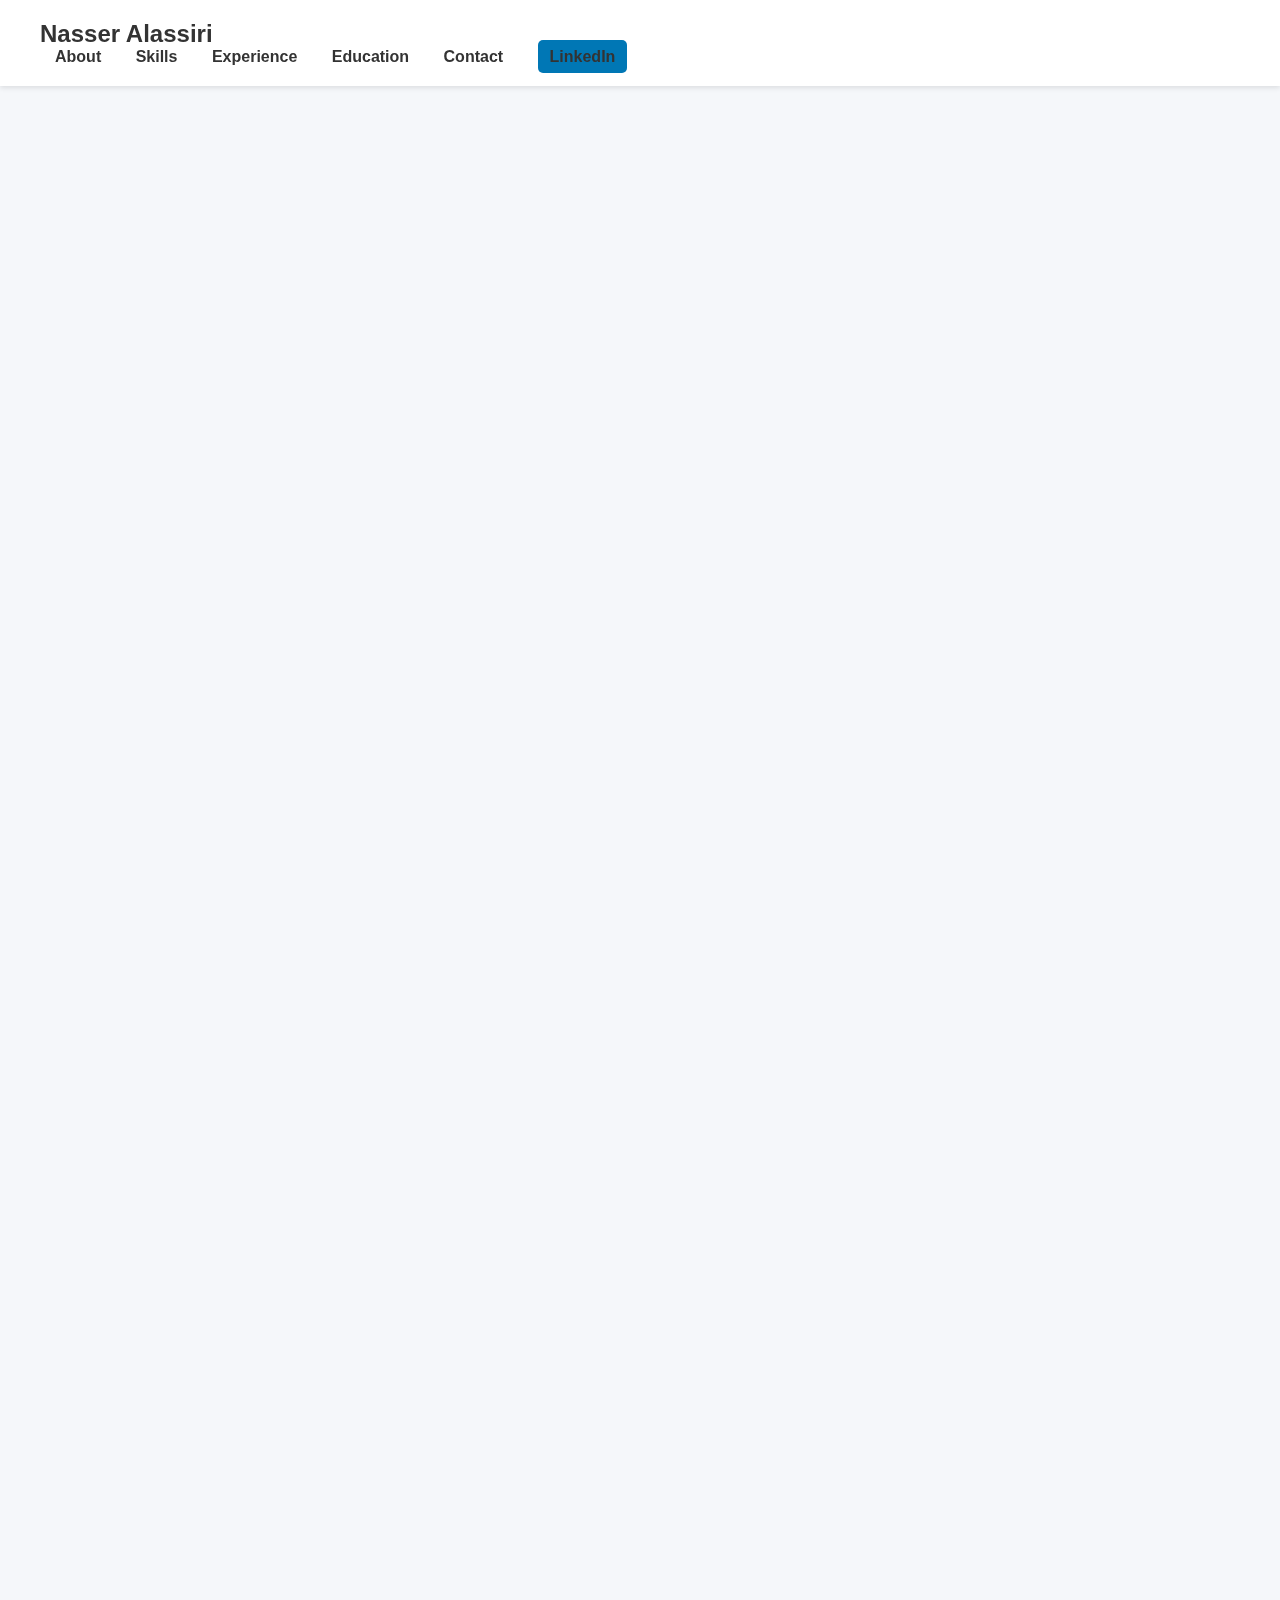
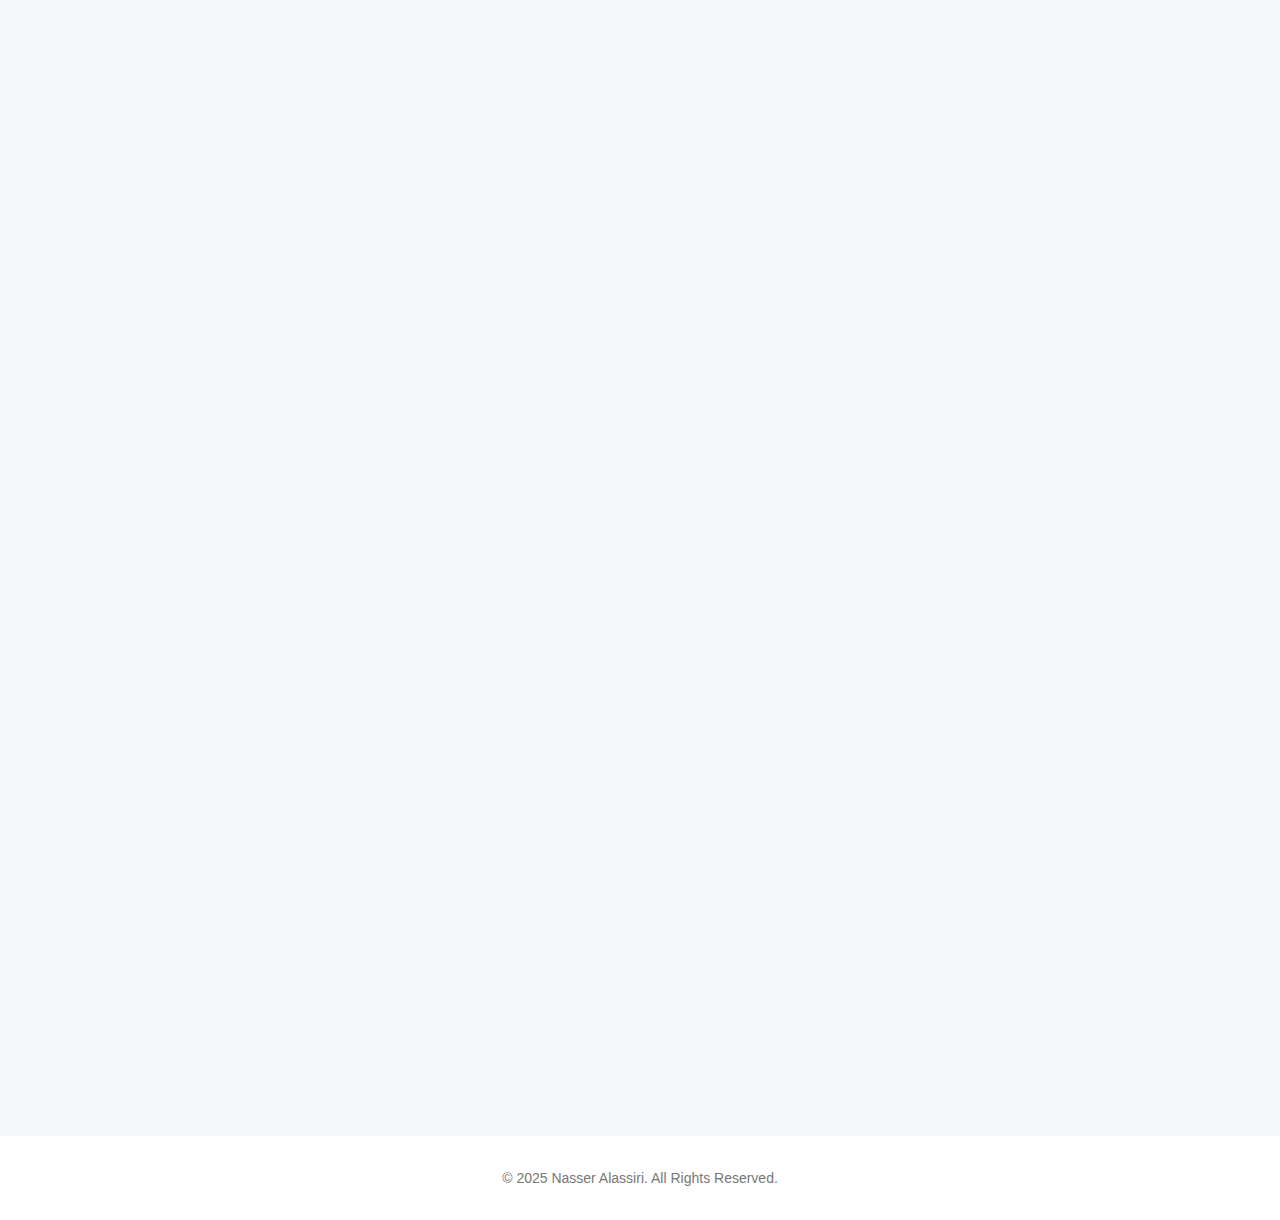
<file: index.html>
<!DOCTYPE html>
<html lang="en">
<head>
  <meta charset="UTF-8">
  <meta name="viewport" content="width=device-width, initial-scale=1.0">
  <title>Nasser Alassiri | Portfolio</title>
  <link rel="stylesheet" href="style.css">
  <script src="https://cdnjs.cloudflare.com/ajax/libs/gsap/3.9.1/gsap.min.js"></script>
</head>
<body>
  <header>
    <nav>
      <div class="logo">Nasser Alassiri</div>
      <div class="nav-links">
        <a href="#about">About</a>
        <a href="#skills">Skills</a>
        <a href="#experience">Experience</a>
        <a href="#education">Education</a>
        <a href="#contact">Contact</a>
        <a href="https://www.linkedin.com/in/nasser-alassiri-458533252/" class="download-btn" target="_blank">LinkedIn</a>
      </div>
    </nav>
  </header>

  <section class="hero">
    <div class="hero-content">
      <h1>Nasser Alassiri</h1>
      <p class="subtitle">Cybersecurity Student | Computer Science Graduate</p>
      <div class="college-logos">
        <img src="assets/AEC2.png" alt="Arab East Colleges" class="college-logo">
        <img src="assets/ksu2.png" alt="King Saud University" class="college-logo">
      </div>
    </div>
  </section>

  <section id="about" class="about">
    <div class="card">
      <h2>About Me</h2>
      <p>I'm a passionate cybersecurity student currently pursuing my Bachelor's Degree at Arab East Colleges. I also hold an Intermediate Diploma in Computer Science from King Saud University. I have hands-on experience in IT infrastructure from my training at Al Rajhi Bank.</p>
    </div>
  </section>

  <section id="skills" class="skills">
    <h2>Skills</h2>
    <div class="skills-grid">
      <div>HTML</div>
      <div>CSS</div>
      <div>PHP</div>
      <div>Computer Networks</div>
      <div>Programming</div>
      <div>Hardware Maintenance</div>
      <div>PC Expert</div>
      <div>Rapid Learning</div>
      <div>Work Under Pressure</div>
    </div>
  </section>

  <section id="experience" class="experience">
    <div class="card">
      <h2>Experience</h2>
      <div class="experience-card">
        <h3>Trainee - Al Rajhi Bank (Aug 2023 - Dec 2023)</h3>
        <ul>
          <li>IT Infrastructure Management</li>
          <li>System and Application Performance Analysis</li>
          <li>Data Center Infrastructure and VMware Zoning</li>
        </ul>
      </div>
      <div class="experience-card">
        <img src="assets/rajhi.png" alt="Al Rajhi Bank" class="college-logo">
      </div>
    </div>
  </section>

  <section id="education" class="education">
    <div class="card">
      <h2>Education</h2>
      <div class="education-item">
        <img src="assets/AEC2.png" alt="Arab East Colleges" class="edu-logo">
        <h3>Arab East Colleges</h3>
        <p>Bachelor's Degree (Cybersecurity) | 2024 - Present</p>
      </div>
      <div class="education-item">
        <img src="assets/ksu2.png" alt="King Saud University" class="edu-logo">
        <h3>King Saud University</h3>
        <p>Intermediate Diploma (Computer Science) | 2022 - 2024</p>
      </div>
    </div>
  </section>

  <section id="languages" class="languages">
    <div class="small-card">
      <h2>Languages</h2>
      <div class="skills-grid">
        <div>Arabic</div>
        <div>English</div>
      </div>
    </div>
  </section>

  <section id="contact" class="contact">
    <h2>Contact</h2>
    <p>Email: <a href="mailto:Noyalqq@gmail.com">Noyalqq@gmail.com</a></p>
    <p>Phone: 055019####</p>
    <p>Location: Riyadh, Saudi Arabia</p>
  </section>

  <footer>
    <p>© 2025 Nasser Alassiri. All Rights Reserved.</p>
  </footer>

  <script src="script.js"></script>
</body>
</html>
</file>
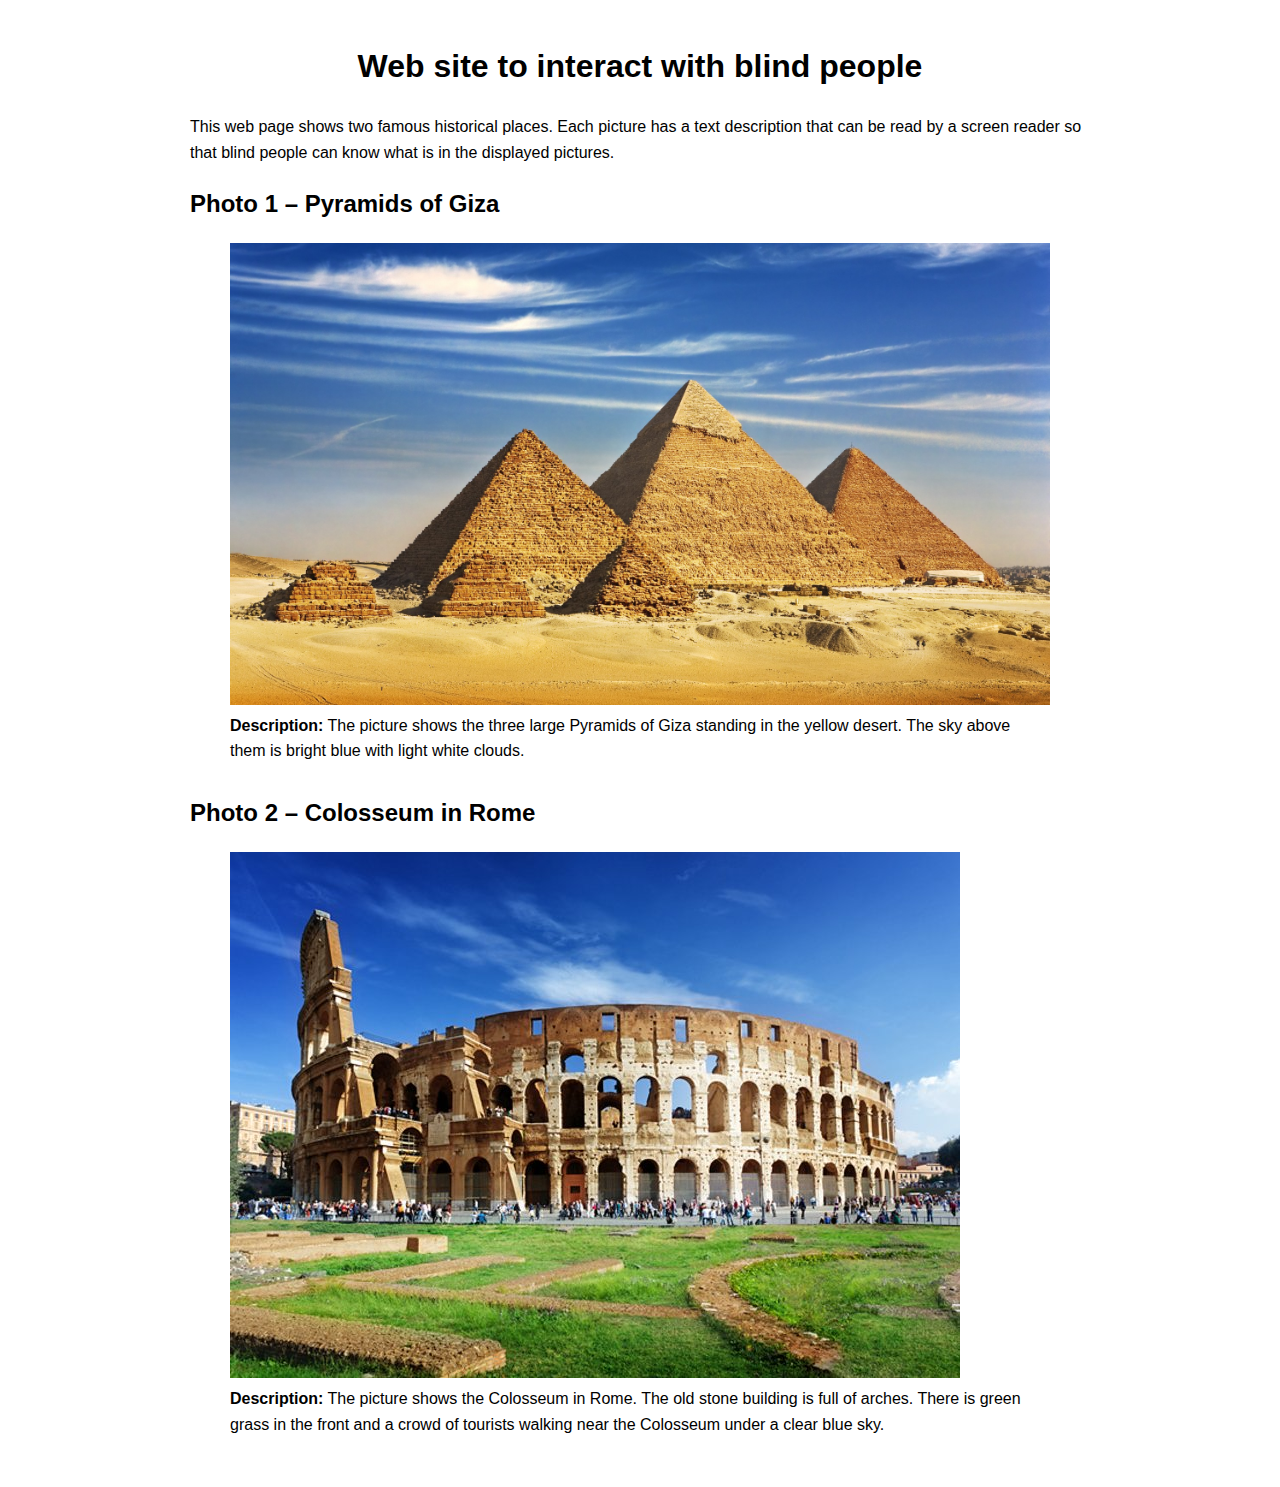
<file: blind/index.html>
<!DOCTYPE html>
<html lang="en">
<head>
    <meta charset="UTF-8">
    <title>Web site to interact with blind people</title>
    <style>
        body {
            font-family: Arial, sans-serif;
            line-height: 1.6;
            max-width: 900px;
            margin: 0 auto;
            padding: 20px;
        }
        h1 {
            text-align: center;
        }
        figure {
            margin-bottom: 30px;
        }
        img {
            max-width: 100%;
            height: auto;
            display: block;
            margin-bottom: 8px;
        }
        .desc-label {
            font-weight: bold;
        }
    </style>
</head>
<body>
    <h1>Web site to interact with blind people</h1>

    <p>
        This web page shows two famous historical places. Each picture has a text
        description that can be read by a screen reader so that blind people can
        know what is in the displayed pictures.
    </p>

    <!-- Photo 1: Pyramids -->
    <h2>Photo 1 – Pyramids of Giza</h2>
    <figure>
        <img src="Pyramids.jpg"
             alt="A wide view of the three large Pyramids of Giza in the Egyptian desert under a bright blue sky with thin white clouds.">
        <figcaption>
            <span class="desc-label">Description:</span>
            The picture shows the three large Pyramids of Giza standing in the
            yellow desert. The sky above them is bright blue with light white
            clouds.
        </figcaption>
    </figure>

    <!-- Photo 2: Colosseum -->
    <h2>Photo 2 – Colosseum in Rome</h2>
    <figure>
        <img src="colsseum.jpg"
             alt="The Colosseum in Rome on a sunny day, with many arches, green grass in the front, and a crowd of tourists walking near the building.">
        <figcaption>
            <span class="desc-label">Description:</span>
            The picture shows the Colosseum in Rome. The old stone building is
            full of arches. There is green grass in the front and a crowd of
            tourists walking near the Colosseum under a clear blue sky.
        </figcaption>
    </figure>
</body>
</html>
</file>
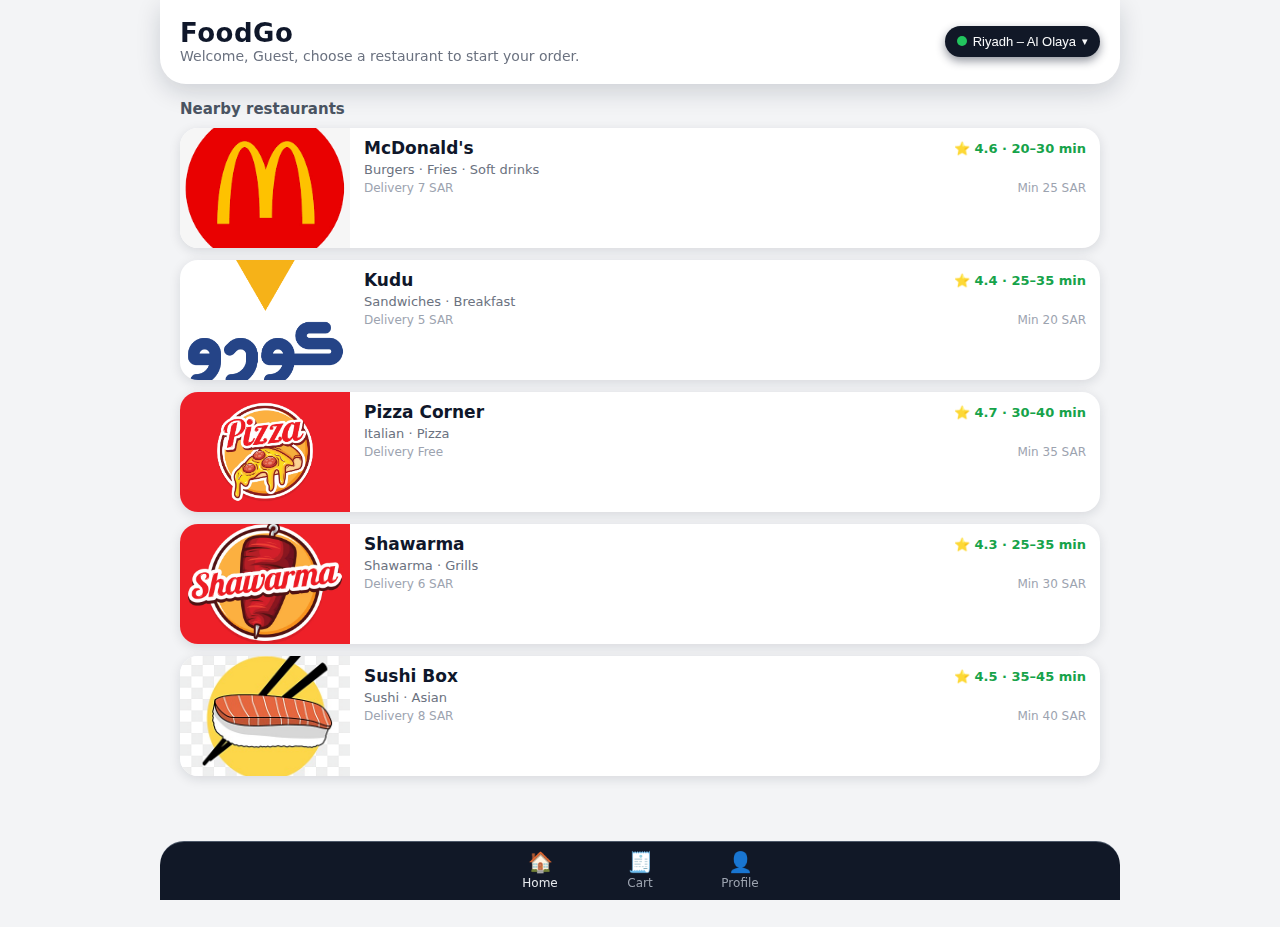
<file: foodgo/index.html>
<!DOCTYPE html>
<html lang="en">
<head>
  <meta charset="UTF-8" />
  <meta name="viewport" content="width=device-width, initial-scale=1.0" />
  <title>FoodGo – Home</title>
  <link rel="stylesheet" href="style.css" />
</head>
<body>
<div class="shell">
  <header>
    <div class="app-title-row">
      <div>
        <div class="app-title">FoodGo</div>
        <div class="subtitle">
          <span id="greetingName">Welcome</span>, choose a restaurant to start your order.
        </div>
      </div>
      <button class="location-pill" id="locationPill">
        <span class="location-dot"></span>
        <span id="locationText">Riyadh – Al Olaya</span>
        <span style="font-size:11px;">▾</span>
      </button>
    </div>
  </header>

  <main class="content">
    <div class="section-label">Nearby restaurants</div>

    <article class="card home-card" onclick="openRestaurant('mcd')">
      <img src="images/mac.png" alt="McDonald's">
      <div class="card-body">
        <div class="card-row">
          <div class="card-name">McDonald's</div>
          <div class="card-rating">⭐ 4.6 · 20–30 min</div>
        </div>
        <div class="card-tags">Burgers · Fries · Soft drinks</div>
        <div class="card-meta">
          <span>Delivery 7 SAR</span>
          <span>Min 25 SAR</span>
        </div>
      </div>
    </article>

    <article class="card home-card" onclick="openRestaurant('kudu')">
      <img src="images/kudu.png" alt="Kudu">
      <div class="card-body">
        <div class="card-row">
          <div class="card-name">Kudu</div>
          <div class="card-rating">⭐ 4.4 · 25–35 min</div>
        </div>
        <div class="card-tags">Sandwiches · Breakfast</div>
        <div class="card-meta">
          <span>Delivery 5 SAR</span>
          <span>Min 20 SAR</span>
        </div>
      </div>
    </article>

    <article class="card home-card" onclick="openRestaurant('pizza')">
      <img src="images/pizza.png" alt="Pizza Corner">
      <div class="card-body">
        <div class="card-row">
          <div class="card-name">Pizza Corner</div>
          <div class="card-rating">⭐ 4.7 · 30–40 min</div>
        </div>
        <div class="card-tags">Italian · Pizza</div>
        <div class="card-meta">
          <span>Delivery Free</span>
          <span>Min 35 SAR</span>
        </div>
      </div>
    </article>

    <article class="card home-card" onclick="openRestaurant('shawarma')">
      <img src="images/shawarma.png" alt="Shawarma">
      <div class="card-body">
        <div class="card-row">
          <div class="card-name">Shawarma</div>
          <div class="card-rating">⭐ 4.3 · 25–35 min</div>
        </div>
        <div class="card-tags">Shawarma · Grills</div>
        <div class="card-meta">
          <span>Delivery 6 SAR</span>
          <span>Min 30 SAR</span>
        </div>
      </div>
    </article>

    <article class="card home-card" onclick="openRestaurant('sushi')">
      <img src="images/sushi.png" alt="Sushi Box">
      <div class="card-body">
        <div class="card-row">
          <div class="card-name">Sushi Box</div>
          <div class="card-rating">⭐ 4.5 · 35–45 min</div>
        </div>
        <div class="card-tags">Sushi · Asian</div>
        <div class="card-meta">
          <span>Delivery 8 SAR</span>
          <span>Min 40 SAR</span>
        </div>
      </div>
    </article>
  </main>

  <nav class="tab-bar">
    <div class="tab active" onclick="go('index.html')">
      <span>🏠</span>Home
    </div>
    <div class="tab" onclick="go('cart.html')">
      <span>🧾</span>Cart
    </div>
    <div class="tab" onclick="go('profile.html')">
      <span>👤</span>Profile
    </div>
  </nav>
</div>

<script>
  const pill=document.getElementById("locationPill");
  const text=document.getElementById("locationText");
  const greeting=document.getElementById("greetingName");
  const savedLoc=localStorage.getItem("foodgoLocation")||"Riyadh – Al Olaya";
  const savedName=localStorage.getItem("foodgoName")||"Guest";
  text.textContent=savedLoc;
  greeting.textContent="Welcome, "+savedName;
  pill.addEventListener("click",()=>{
    const v=prompt("Where should we deliver?",text.textContent);
    if(v){text.textContent=v;localStorage.setItem("foodgoLocation",v);}
  });
  function go(p){window.location.href=p;}
  function openRestaurant(id){
    localStorage.setItem("foodgoRestaurantId",id);
    window.location.href="restaurant.html";
  }
</script>
</body>
</html>
</file>
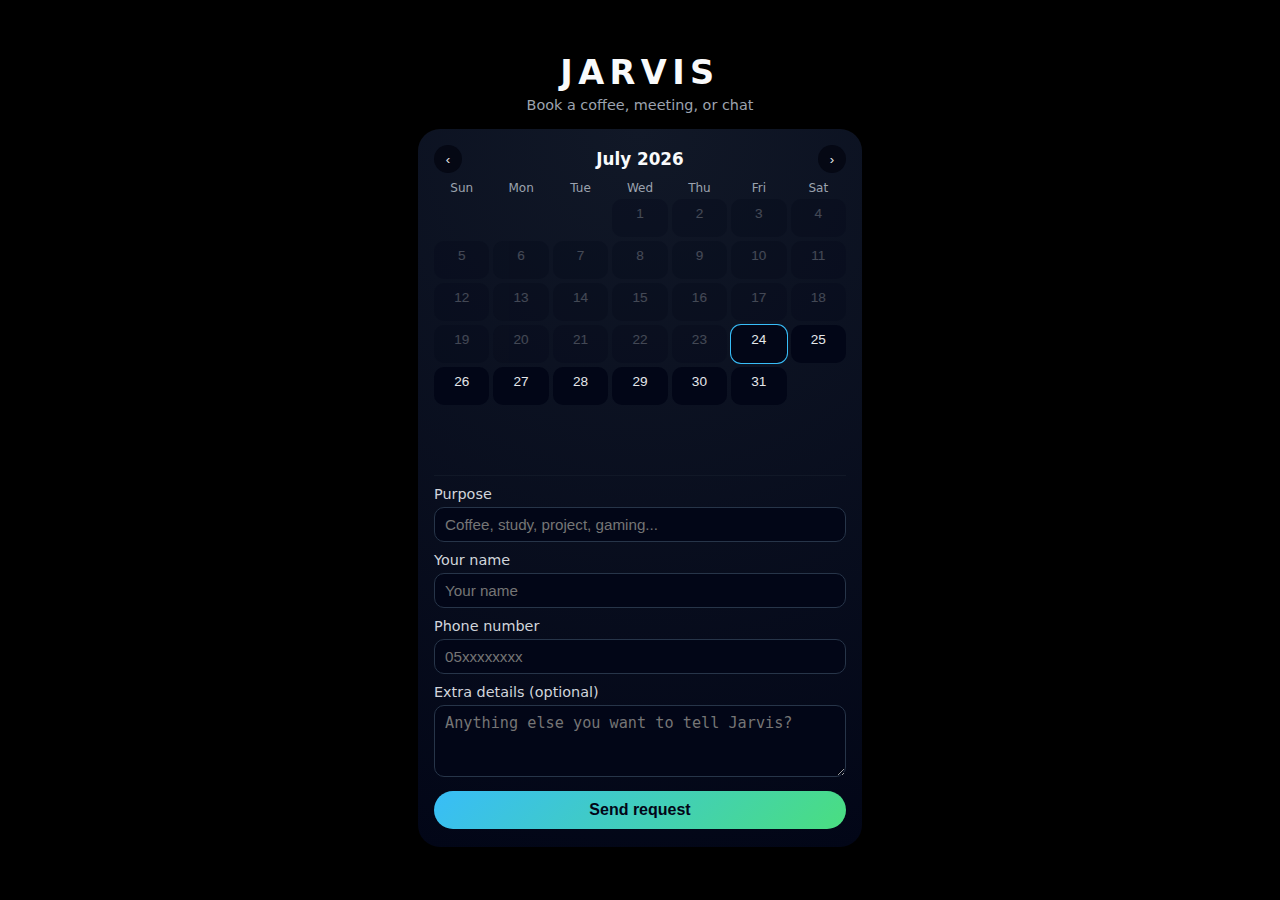
<file: Jarvis/index.html>
<!DOCTYPE html>
<html lang="en">
<head>
  <meta charset="UTF-8" />
  <title>Jarvis – Book a Time</title>
  <link rel="stylesheet" href="style.css" />
</head>
<body>
  <div class="page">
    <header class="header">
      <h1>JARVIS</h1>
      <p>Book a coffee, meeting, or chat</p>
    </header>

    <main class="card">
      <div class="calendar">
        <div class="calendar-header">
          <button id="prev-month" class="nav-btn" type="button">&#8249;</button>
          <div id="month-label"></div>
          <button id="next-month" class="nav-btn" type="button">&#8250;</button>
        </div>

        <div class="calendar-weekdays">
          <span>Sun</span>
          <span>Mon</span>
          <span>Tue</span>
          <span>Wed</span>
          <span>Thu</span>
          <span>Fri</span>
          <span>Sat</span>
        </div>

        <div id="calendar-rows" class="calendar-rows">
          <div id="time-panel" class="time-panel">
            <div class="time-panel-header">
              <span id="selected-date-text" class="selected-date-label">Pick a day</span>
              <span id="selected-time-text" class="selected-time-label"></span>
            </div>
            <div id="time-slots" class="time-slots"></div>
          </div>
        </div>
      </div>

      <form
        id="request-form"
        class="request"
        action="https://formsubmit.co/noyalxx@gmail.com"
        method="POST"
      >
        <input type="hidden" name="_subject" value="New Jarvis meeting request" />
        <input type="hidden" name="_next" value="https://nasseralassiri.me/Jarvis/sent.html" />
        <input type="hidden" name="day" id="day-field" />
        <input type="hidden" name="time" id="time-field" />

        <div class="field">
          <label for="purpose">Purpose</label>
          <input
            id="purpose"
            name="purpose"
            type="text"
            placeholder="Coffee, study, project, gaming..."
            required
          />
        </div>

        <div class="field">
          <label for="name">Your name</label>
          <input
            id="name"
            name="name"
            type="text"
            placeholder="Your name"
            required
          />
        </div>

        <div class="field">
          <label for="phone">Phone number</label>
          <input
            id="phone"
            name="phone"
            type="tel"
            placeholder="05xxxxxxxx"
            required
          />
        </div>

        <div class="field">
          <label for="details">Extra details (optional)</label>
          <textarea
            id="details"
            name="details"
            rows="3"
            placeholder="Anything else you want to tell Jarvis?"
          ></textarea>
        </div>

        <button type="submit" class="btn">Send request</button>
      </form>
    </main>
  </div>

  <script src="script.js"></script>
</body>
</html>
</file>
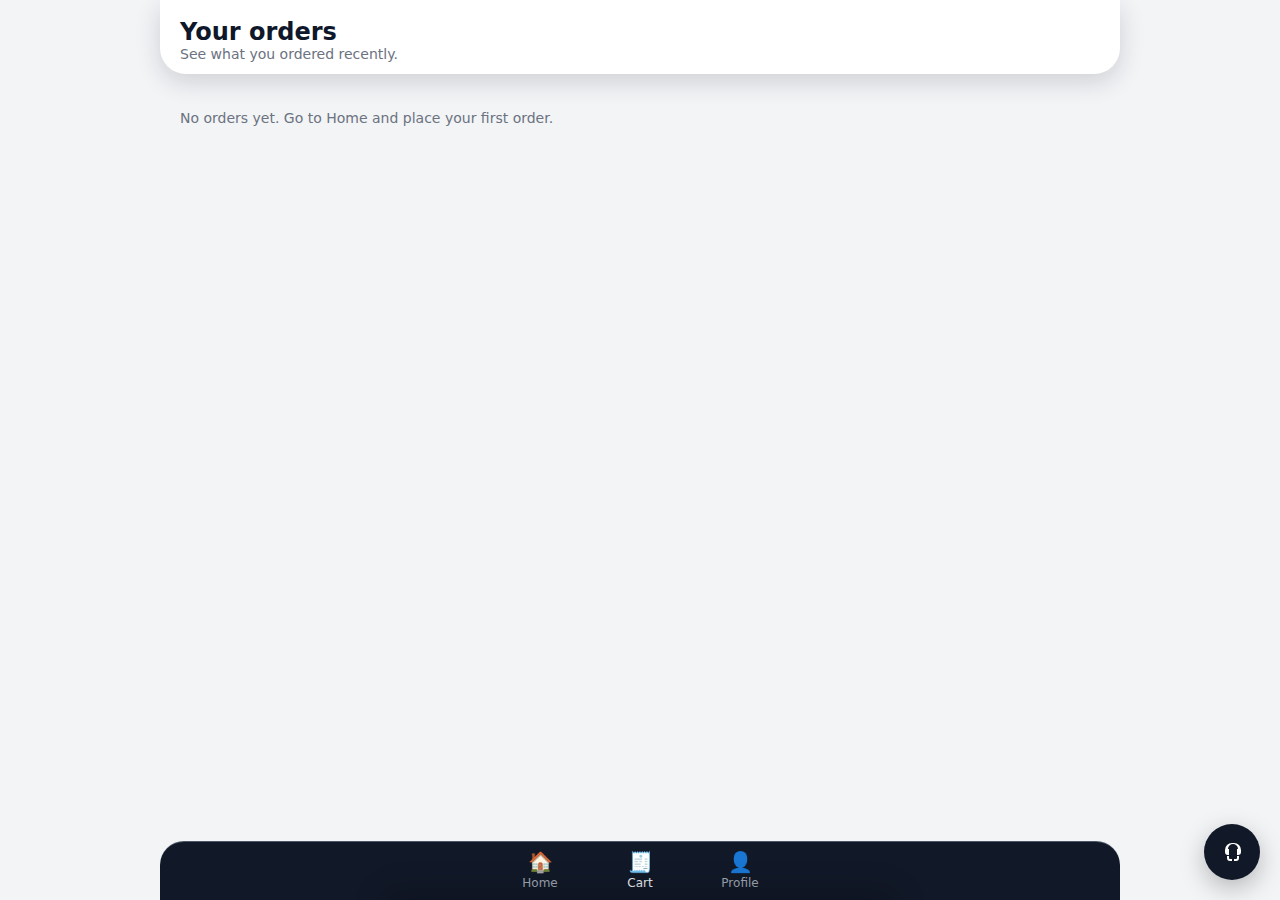
<file: foodgo/cart.html>
<!DOCTYPE html>
<html lang="en">
<head>
  <meta charset="UTF-8" />
  <meta name="viewport" content="width=device-width, initial-scale=1.0" />
  <title>FoodGo – Orders</title>
  <link rel="stylesheet" href="style.css" />
</head>
<body>
<div class="shell">
  <header>
    <div class="title">Your orders</div>
    <div class="subtitle">See what you ordered recently.</div>
  </header>

  <main id="ordersList" class="orders-main"></main>

  <nav class="tab-bar">
    <div class="tab" onclick="go('index.html')">
      <span>🏠</span>Home
    </div>
    <div class="tab active" onclick="go('cart.html')">
      <span>🧾</span>Cart
    </div>
    <div class="tab" onclick="go('profile.html')">
      <span>👤</span>Profile
    </div>
  </nav>
</div>

<script>
  function go(p){window.location.href=p;}
  const list=document.getElementById("ordersList");
  const orders=JSON.parse(localStorage.getItem("foodgoOrders")||"[]").reverse();
  if(orders.length===0){
    list.innerHTML='<p class="empty">No orders yet. Go to Home and place your first order.</p>';
  }else{
    orders.forEach(order=>{
      const time=new Date(order.time);
      const div=document.createElement("div");
      div.className="order-card";
      div.innerHTML=
        '<div class="order-top">'+
          '<div class="order-restaurant">'+order.restaurant+'</div>'+
          '<div class="order-total"><span>'+order.total+' SAR</span></div>'+
        '</div>'+
        '<div class="order-meta">'+
          '<span>'+order.items+' item'+(order.items===1?"":"s")+'</span>'+
          '<span>'+time.toLocaleString()+'</span>'+
        '</div>';
      list.appendChild(div);
    });
  }
</script>
<script src="support-widget.js" defer></script>

</body>
</html>
</file>
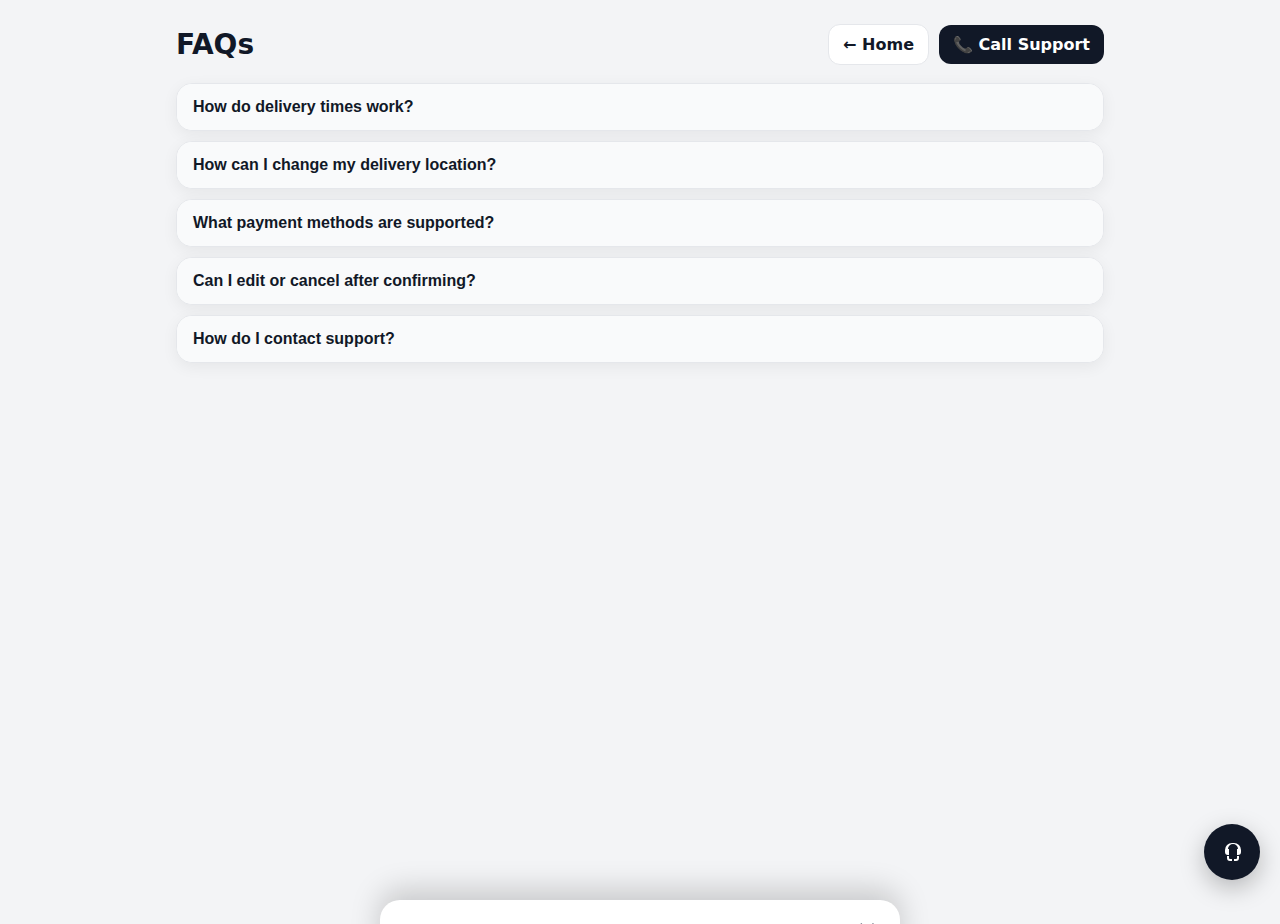
<file: foodgo/faq.html>
<!DOCTYPE html>
<html lang="en">
<head>
  <meta charset="utf-8" />
  <title>FoodGo – FAQs</title>
  <meta name="viewport" content="width=device-width, initial-scale=1" />
  <link href="style.css" rel="stylesheet" />
  <style>
    .faq-wrap{max-width:960px;margin:24px auto;padding:0 16px}
    .faq-hero{display:flex;align-items:center;justify-content:space-between;gap:12px;margin-bottom:18px}
    .faq-title{font-size:28px;margin:0;color:#111827}
    .faq-card{background:#fff;border:1px solid #e5e7eb;border-radius:16px;box-shadow:0 4px 16px rgba(0,0,0,.06);margin-bottom:10px;overflow:hidden}
    .faq-q{width:100%;text-align:left;background:#f9fafb;border:0;padding:14px 16px;font-size:16px;font-weight:700;color:#111827;cursor:pointer}
    .faq-a{padding:12px 16px;color:#111827;display:none;border-top:1px solid #e5e7eb}
    .faq-q:focus{outline:3px solid #22c55e;outline-offset:2px}
    .faq-q[aria-expanded="true"]{background:#eef2ff}
    .faq-actions{display:flex;gap:10px;align-items:center}
    .btn-dark{background:#111827;color:#fff;border:0;border-radius:12px;padding:10px 14px;font-weight:700;text-decoration:none}
    .btn-outline{background:#fff;color:#111827;border:1px solid #e5e7eb;border-radius:12px;padding:10px 14px;font-weight:700;text-decoration:none}
  </style>
</head>
<body>
  <div class="faq-wrap">
    <div class="faq-hero">
      <h1 class="faq-title">FAQs</h1>
      <div class="faq-actions">
        <a class="btn-outline" href="index.html">← Home</a>
        <a class="btn-dark" href="tel:+966500000000">📞 Call Support</a>
      </div>
    </div>

    <div class="faq-card">
      <button class="faq-q" aria-expanded="false">How do delivery times work?</button>
      <div class="faq-a">Times like 20–30 min are estimates based on distance and restaurant load. After you confirm, the tracking page shows a live ETA as the driver moves.</div>
    </div>

    <div class="faq-card">
      <button class="faq-q" aria-expanded="false">How can I change my delivery location?</button>
      <div class="faq-a">Open Profile and move your home pin on the map, then save. Your area is used to sort nearby restaurants and calculate ETA.</div>
    </div>

    <div class="faq-card">
      <button class="faq-q" aria-expanded="false">What payment methods are supported?</button>
      <div class="faq-a">Apple Pay, card, and cash on delivery (availability may vary). Choose your payment in the checkout sheet before confirming.</div>
    </div>

    <div class="faq-card">
      <button class="faq-q" aria-expanded="false">Can I edit or cancel after confirming?</button>
      <div class="faq-a">If preparation hasn’t started, contact support immediately (Call/WhatsApp). After that, changes might not be possible.</div>
    </div>

    <div class="faq-card">
      <button class="faq-q" aria-expanded="false">How do I contact support?</button>
      <div class="faq-a">
        Use the floating headset button on any page, or directly:
        📞 <a href="tel:+966500000000">+966 50 000 0000</a> •
        💬 <a href="https://wa.me/966500000000?text=Hi%20FoodGo%20Support" target="_blank" rel="noopener">WhatsApp</a> •
        ✉️ <a href="mailto:support@foodgo.example?subject=FoodGo%20Support">Email</a>
      </div>
    </div>
  </div>

  <script>
    document.querySelectorAll('.faq-q').forEach(btn=>{
      btn.addEventListener('click',()=>{
        const show = btn.getAttribute('aria-expanded') !== 'true';
        btn.setAttribute('aria-expanded', String(show));
        btn.nextElementSibling.style.display = show ? 'block' : 'none';
      });
    });
  </script>


  <script src="support-widget.js" defer></script>
</body>
</html>
</file>
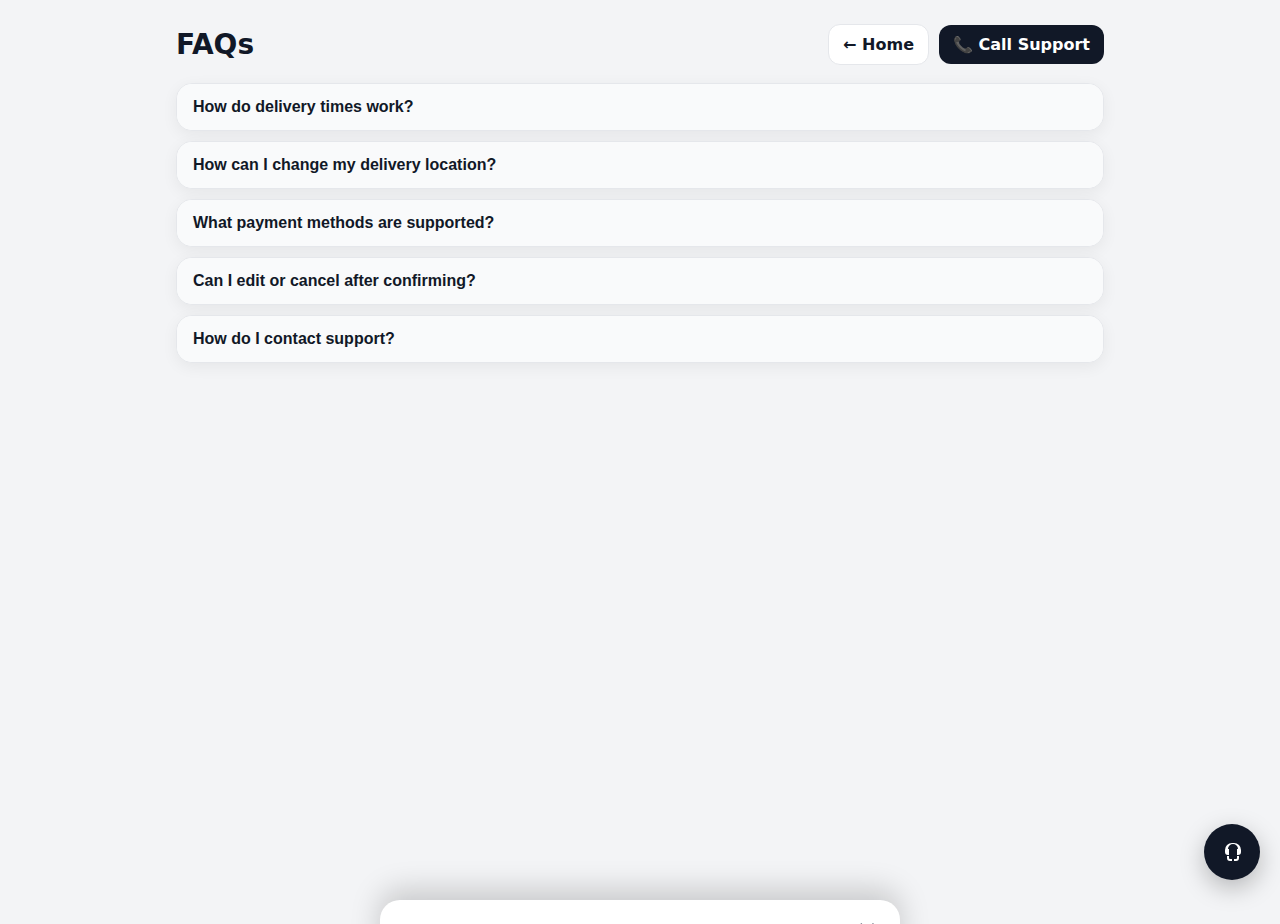
<file: foodgo/fqs.html>
<!DOCTYPE html>
<html lang="en">
<head>
  <meta charset="utf-8" />
  <title>FoodGo – FAQs</title>
  <meta name="viewport" content="width=device-width, initial-scale=1" />
  <link href="style.css" rel="stylesheet" />
  <style>
    .faq-wrap{max-width:960px;margin:24px auto;padding:0 16px}
    .faq-hero{display:flex;align-items:center;justify-content:space-between;gap:12px;margin-bottom:18px}
    .faq-title{font-size:28px;margin:0;color:#111827}
    .faq-card{background:#fff;border:1px solid #e5e7eb;border-radius:16px;box-shadow:0 4px 16px rgba(0,0,0,.06);margin-bottom:10px;overflow:hidden}
    .faq-q{width:100%;text-align:left;background:#f9fafb;border:0;padding:14px 16px;font-size:16px;font-weight:700;color:#111827;cursor:pointer}
    .faq-a{padding:12px 16px;color:#111827;display:none;border-top:1px solid #e5e7eb}
    .faq-q:focus{outline:3px solid #22c55e;outline-offset:2px}
    .faq-q[aria-expanded="true"]{background:#eef2ff}
    .faq-actions{display:flex;gap:10px;align-items:center}
    .btn-dark{background:#111827;color:#fff;border:0;border-radius:12px;padding:10px 14px;font-weight:700;text-decoration:none}
    .btn-outline{background:#fff;color:#111827;border:1px solid #e5e7eb;border-radius:12px;padding:10px 14px;font-weight:700;text-decoration:none}
  </style>
</head>
<body>
  <div class="faq-wrap">
    <div class="faq-hero">
      <h1 class="faq-title">FAQs</h1>
      <div class="faq-actions">
        <a class="btn-outline" href="index.html">← Home</a>
        <a class="btn-dark" href="tel:+966500000000">📞 Call Support</a>
      </div>
    </div>

    <div class="faq-card">
      <button class="faq-q" aria-expanded="false">How do delivery times work?</button>
      <div class="faq-a">Times like 20–30 min are estimates based on distance and restaurant load. After you confirm, the tracking page shows a live ETA as the driver moves.</div>
    </div>

    <div class="faq-card">
      <button class="faq-q" aria-expanded="false">How can I change my delivery location?</button>
      <div class="faq-a">Open Profile and move your home pin on the map, then save. Your area is used to sort nearby restaurants and calculate ETA.</div>
    </div>

    <div class="faq-card">
      <button class="faq-q" aria-expanded="false">What payment methods are supported?</button>
      <div class="faq-a">Apple Pay, card, and cash on delivery (availability may vary). Choose your payment in the checkout sheet before confirming.</div>
    </div>

    <div class="faq-card">
      <button class="faq-q" aria-expanded="false">Can I edit or cancel after confirming?</button>
      <div class="faq-a">If preparation hasn’t started, contact support immediately (Call/WhatsApp). After that, changes might not be possible.</div>
    </div>

    <div class="faq-card">
      <button class="faq-q" aria-expanded="false">How do I contact support?</button>
      <div class="faq-a">
        Use the floating headset button on any page, or directly:
        📞 <a href="tel:+966500000000">+966 50 000 0000</a> •
        💬 <a href="https://wa.me/966500000000?text=Hi%20FoodGo%20Support" target="_blank" rel="noopener">WhatsApp</a> •
        ✉️ <a href="mailto:support@foodgo.example?subject=FoodGo%20Support">Email</a>
      </div>
    </div>
  </div>

  <!-- Simple accordion -->
  <script>
    document.querySelectorAll('.faq-q').forEach(btn=>{
      btn.addEventListener('click',()=>{
        const show = btn.getAttribute('aria-expanded') !== 'true';
        btn.setAttribute('aria-expanded', String(show));
        btn.nextElementSibling.style.display = show ? 'block' : 'none';
      });
    });
  </script>

  <!-- Keep support widget available on FAQs too -->
  <script src="support-widget.js" defer></script>
</body>
</html>
</file>
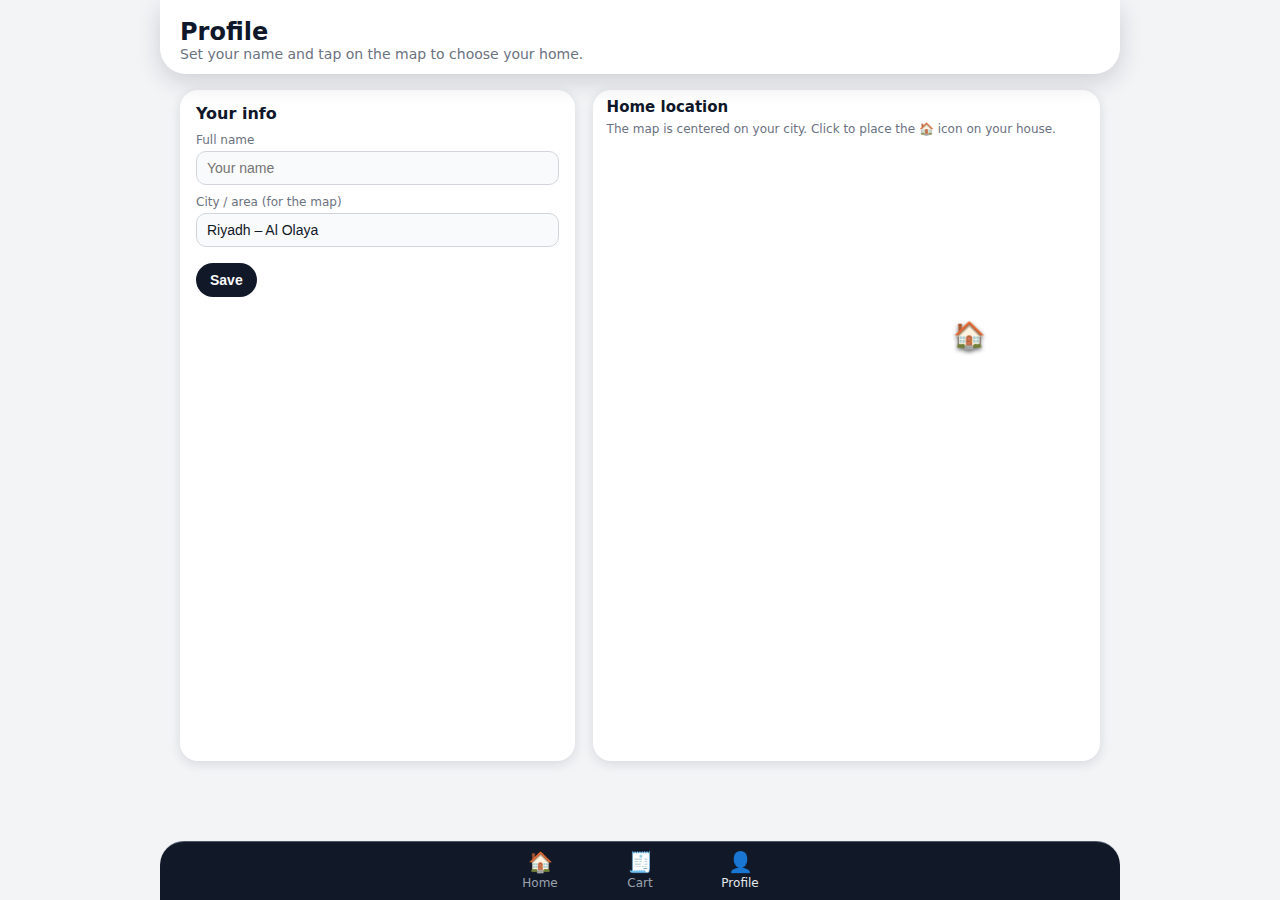
<file: foodgo/profile.html>
<!DOCTYPE html>
<html lang="en">
<head>
  <meta charset="UTF-8" />
  <meta name="viewport" content="width=device-width, initial-scale=1.0" />
  <title>FoodGo – Profile</title>
  <link rel="stylesheet" href="style.css" />
</head>
<body>
<div class="shell">
  <header>
    <div class="title">Profile</div>
    <div class="subtitle">Set your name and tap on the map to choose your home.</div>
  </header>

  <main class="profile-main">
    <section class="card profile-card">
      <div class="card-title">Your info</div>
      <div class="field">
        <label for="nameInput">Full name</label>
        <input id="nameInput" type="text" placeholder="Your name">
      </div>
      <div class="field">
        <label for="locationInput">City / area (for the map)</label>
        <input id="locationInput" type="text" placeholder="Riyadh – Al Olaya">
      </div>
      <button class="btn-save" id="saveBtn">Save</button>
      <div class="status" id="statusMsg" style="display:none;">Saved</div>
    </section>

    <section class="map-wrapper">
      <div class="map-title">Home location</div>
      <div class="map-note">The map is centered on your city. Click to place the 🏠 icon on your house.</div>
      <div class="profile-map-frame">
        <iframe id="profileMap" loading="lazy" referrerpolicy="no-referrer-when-downgrade" allowfullscreen></iframe>
        <div class="profile-overlay" id="profileOverlay">
          <div class="profile-marker" id="profileHomeMarker">🏠</div>
        </div>
      </div>
    </section>
  </main>

  <nav class="tab-bar">
    <div class="tab" onclick="go('index.html')">
      <span>🏠</span>Home
    </div>
    <div class="tab" onclick="go('cart.html')">
      <span>🧾</span>Cart
    </div>
    <div class="tab active" onclick="go('profile.html')">
      <span>👤</span>Profile
    </div>
  </nav>
</div>

<script>
  function go(p){window.location.href=p;}

  const nameInput=document.getElementById("nameInput");
  const locInput=document.getElementById("locationInput");
  const map=document.getElementById("profileMap");
  const statusMsg=document.getElementById("statusMsg");
  const btnSave=document.getElementById("saveBtn");
  const overlay=document.getElementById("profileOverlay");
  const homeMark=document.getElementById("profileHomeMarker");

  function updateMap(location){
    map.src="https://www.google.com/maps?q="+encodeURIComponent(location)+"&z=14&output=embed";
  }

  function placeHomeMarker(px,py){
    homeMark.style.left=px+"px";
    homeMark.style.top=py+"px";
  }

  function loadData(){
    const name=localStorage.getItem("foodgoName")||"";
    const loc=localStorage.getItem("foodgoLocation")||"Riyadh – Al Olaya";
    nameInput.value=name;
    locInput.value=loc;
    updateMap(loc);

    const defX=0.75,defY=0.65;
    const homeX=parseFloat(localStorage.getItem("foodgoHomeX")||String(defX));
    const homeY=parseFloat(localStorage.getItem("foodgoHomeY")||String(defY));

    requestAnimationFrame(()=>{
      const rect=overlay.getBoundingClientRect();
      placeHomeMarker(homeX*rect.width,homeY*rect.height);
    });
  }

  btnSave.addEventListener("click",()=>{
    const name=(nameInput.value||"").trim()||"Guest";
    const loc=(locInput.value||"").trim()||"Riyadh – Al Olaya";
    localStorage.setItem("foodgoName",name);
    localStorage.setItem("foodgoLocation",loc);
    updateMap(loc);
    statusMsg.style.display="block";
    setTimeout(()=>statusMsg.style.display="none",1500);
  });

  overlay.addEventListener("click",e=>{
    const rect=overlay.getBoundingClientRect();
    const x=e.clientX-rect.left;
    const y=e.clientY-rect.top;
    const px=x/rect.width;
    const py=y/rect.height;
    placeHomeMarker(x,y);
    localStorage.setItem("foodgoHomeX",String(px));
    localStorage.setItem("foodgoHomeY",String(py));
  });

  loadData();
</script>
</body>
</html>
</file>
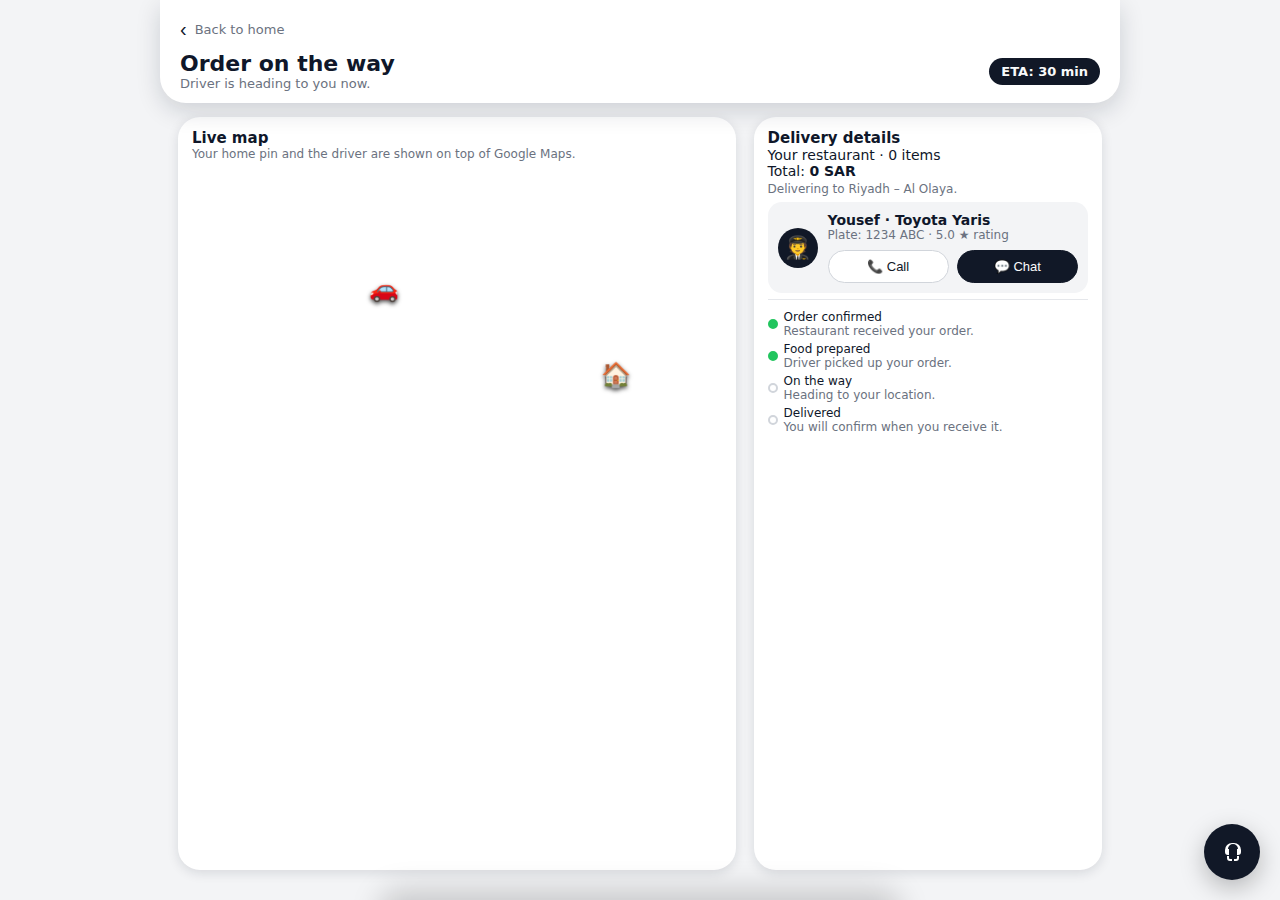
<file: foodgo/track.html>
<!DOCTYPE html>
<html lang="en">
<head>
  <meta charset="UTF-8" />
  <meta name="viewport" content="width=device-width, initial-scale=1.0" />
  <title>Order tracking – FoodGo</title>
  <link rel="stylesheet" href="style.css" />
</head>
<body>
<div class="shell">
  <header>
    <div class="top-row">
      <button class="back-btn" onclick="window.location.href='index.html'">‹</button>
      <span>Back to home</span>
    </div>
    <div class="title-row">
      <div>
        <div class="title-main">Order on the way</div>
        <div class="title-sub" id="titleSub">Driver is heading to you now.</div>
      </div>
      <div class="eta-pill" id="etaPill">ETA: 30 min</div>
    </div>
  </header>

  <main class="track-main">
    <section class="map-card">
      <div class="map-title">Live map</div>
      <div class="map-note">Your home pin and the driver are shown on top of Google Maps.</div>
      <div class="map-frame">
        <iframe id="mapFrame" loading="lazy" referrerpolicy="no-referrer-when-downgrade" allowfullscreen></iframe>
        <div class="map-overlay" id="trackOverlay">
          <div class="marker" id="homeMarker">🏠</div>
          <div class="marker" id="carMarker">🚗</div>
        </div>
      </div>
    </section>

    <section class="info-card">
      <div class="info-title">Delivery details</div>
      <div class="order-summary">
        <div id="orderLine">Restaurant · 0 items</div>
        <div>Total: <span id="orderTotal">0 SAR</span></div>
        <div id="orderAddress" style="font-size:12px;color:#6b7280;margin-top:3px;">
          Delivering to your saved home location.
        </div>
      </div>

      <div class="driver-box">
        <div class="driver-avatar">🧑‍✈️</div>
        <div class="driver-text">
          <div class="driver-name">Yousef · Toyota Yaris</div>
          <div class="driver-meta">Plate: 1234 ABC · 5.0 ★ rating</div>
          <div class="driver-buttons">
            <button class="btn-outlined">📞 Call</button>
            <button class="btn-solid">💬 Chat</button>
          </div>
        </div>
      </div>

      <div class="timeline">
        <div class="step done">
          <div class="step-dot"></div>
          <div>
            <div class="step-text-main">Order confirmed</div>
            <div class="step-text-sub">Restaurant received your order.</div>
          </div>
        </div>
        <div class="step done">
          <div class="step-dot"></div>
          <div>
            <div class="step-text-main">Food prepared</div>
            <div class="step-text-sub">Driver picked up your order.</div>
          </div>
        </div>
        <div class="step">
          <div class="step-dot"></div>
          <div>
            <div class="step-text-main">On the way</div>
            <div class="step-text-sub">Heading to your location.</div>
          </div>
        </div>
        <div class="step">
          <div class="step-dot"></div>
          <div>
            <div class="step-text-main">Delivered</div>
            <div class="step-text-sub">You will confirm when you receive it.</div>
          </div>
        </div>
      </div>
    </section>
  </main>
</div>

<script>
  const loc=localStorage.getItem("foodgoLocation")||"Riyadh – Al Olaya";
  const items=Number(localStorage.getItem("foodgoLastItems")||"0");
  const total=Number(localStorage.getItem("foodgoLastTotal")||"0");
  const restaurant=localStorage.getItem("foodgoLastRestaurant")||"Your restaurant";
  document.getElementById("orderLine").textContent=restaurant+" · "+items+" item"+(items===1?"":"s");
  document.getElementById("orderTotal").textContent=total+" SAR";
  document.getElementById("orderAddress").textContent="Delivering to "+loc+".";
  const mapFrame=document.getElementById("mapFrame");
  mapFrame.src="https://www.google.com/maps?q="+encodeURIComponent(loc)+"&z=14&output=embed";
  let eta=30;
  const etaPill=document.getElementById("etaPill");
  const titleSub=document.getElementById("titleSub");
  function updateEta(){
    etaPill.textContent="ETA: "+eta+" min";
    if(eta<=10)titleSub.textContent="Almost there. Keep your phone nearby.";
  }
  updateEta();
  const timer=setInterval(()=>{
    if(eta>5){eta-=1;updateEta();}
    else{clearInterval(timer);etaPill.textContent="ETA: 5 min or less";titleSub.textContent="Driver is very close to your location.";}
  },60000);

  const overlay=document.getElementById("trackOverlay");
  const homeMark=document.getElementById("homeMarker");
  const carMark=document.getElementById("carMarker");
  let homeX=parseFloat(localStorage.getItem("foodgoHomeX")||"0.8");
  let homeY=parseFloat(localStorage.getItem("foodgoHomeY")||"0.7");
  function placeMarker(el,x,y){
    el.style.left=(x*100)+"%";
    el.style.top=(y*100)+"%";
  }
  let carX=0.12;
  let carY=0.28;
  placeMarker(homeMark,homeX,homeY);
  placeMarker(carMark,carX,carY);
  function stepCar(){
    const dx=homeX-carX;
    const dy=homeY-carY;
    const dist=Math.sqrt(dx*dx+dy*dy);
    if(dist<0.003){
      const t=Date.now()/900;
      const wiggleX=homeX+Math.sin(t)*0.004;
      const wiggleY=homeY+Math.cos(t)*0.004;
      placeMarker(carMark,wiggleX,wiggleY);
      requestAnimationFrame(stepCar);
      return;
    }
    carX+=dx*0.01;
    carY+=dy*0.01;
    placeMarker(carMark,carX,carY);
    requestAnimationFrame(stepCar);
  }
  requestAnimationFrame(stepCar);
</script>
<script src="support-widget.js" defer></script>

</body>
</html>
</file>
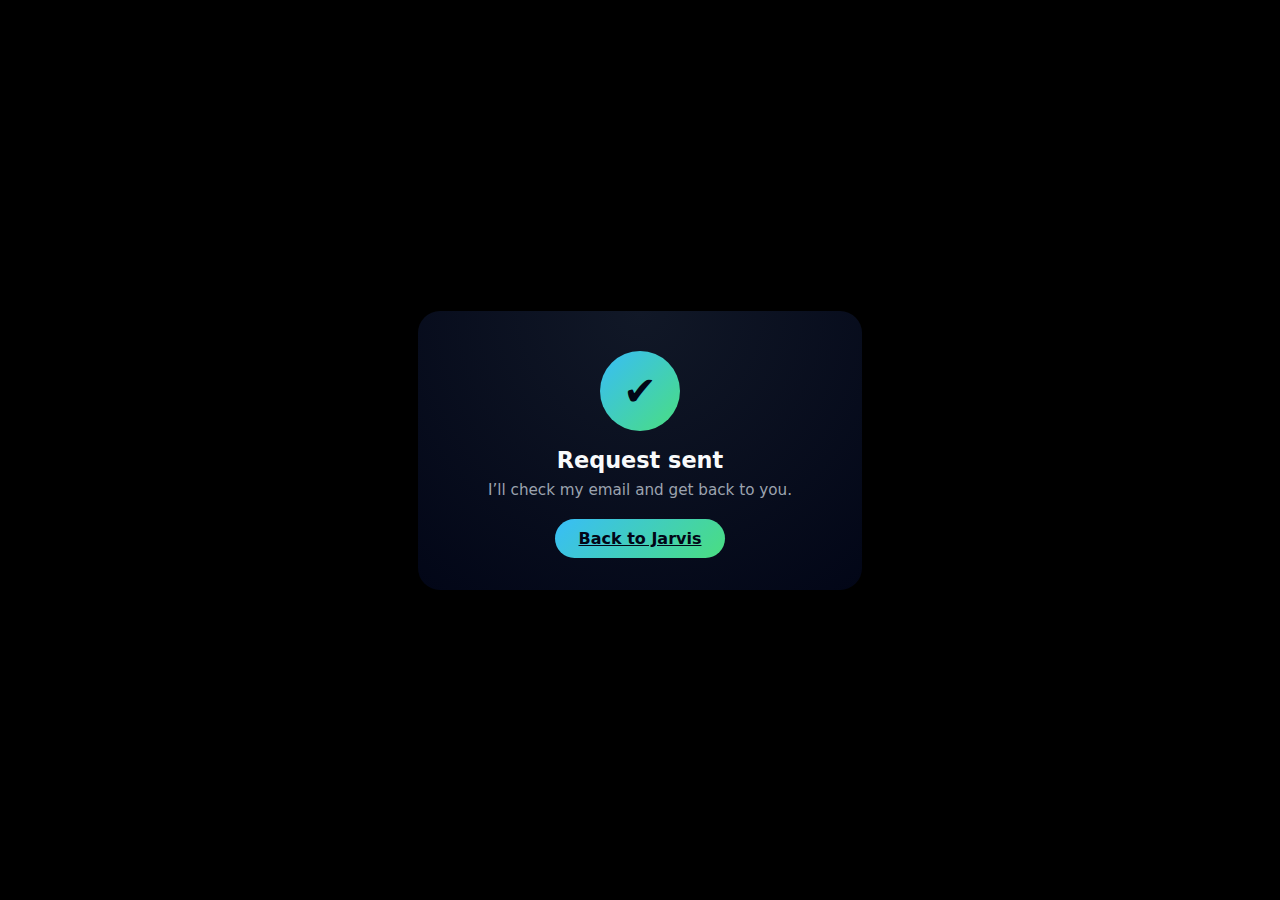
<file: Jarvis/sent.html>
<!DOCTYPE html>
<html lang="en">
<head>
  <meta charset="UTF-8" />
  <title>Jarvis – Request Sent</title>
  <link rel="stylesheet" href="style.css" />
</head>
<body>
  <div class="page">
    <main class="confirm-card">
      <div class="big-check">✔</div>
      <h1>Request sent</h1>
      <p>I’ll check my email and get back to you.</p>
      <a href="./" class="btn back-btn">Back to Jarvis</a>
    </main>
  </div>
</body>
</html>
</file>
<file: style.css>
/* General settings */
body {
    font-family: 'Arial', sans-serif;
    margin: 0;
    padding: 0;
    background-color: #f5f7fa;
    color: #333;
    scroll-behavior: smooth;
}

header {
    background-color: #fff;
    padding: 20px 40px;
    display: flex;
    justify-content: space-between;
    align-items: center;
    box-shadow: 0 2px 5px rgba(0,0,0,0.1);
    position: sticky;
    top: 0;
    z-index: 1000;
}

.logo {
    font-weight: bold;
    font-size: 24px;
}

.nav-links a {
    margin: 0 15px;
    text-decoration: none;
    color: #333;
    font-weight: bold;
}

.download-btn {
    background-color: #0077b5; /* LinkedIn blue */
    color: white;
    padding: 8px 12px;
    border-radius: 5px;
    text-decoration: none;
    transition: background-color 0.3s;
}

.download-btn:hover {
    background-color: #005582; /* Darker blue on hover */
}

.hero {
    text-align: center;
    padding: 80px 20px;
    background: linear-gradient(to bottom, #e0f7fa, #f5f7fa);
}

.hero-content {
    max-width: 600px;
    margin: 0 auto;
}

.college-logos {
    margin-top: 20px;
    display: flex;
    justify-content: center;
    gap: 20px;
}

.college-logo {
    width: 60px;
    height: auto;
    opacity: 0.9;
    transition: transform 0.3s;
}

.college-logo:hover {
    transform: scale(1.1);
}

/* Styling for the Al Rajhi logo */
.college-logo[src="assets/rajhi.png"] {
    width: 80px;
    opacity: 1;
    box-shadow: 0 0 15px rgba(0,0,0,0.2);
}

section {
    padding: 60px 20px;
}

h2 {
    text-align: center;
    margin-bottom: 30px;
}

.skills-grid {
    display: grid;
    grid-template-columns: repeat(auto-fit, minmax(120px, 1fr));
    gap: 20px;
    max-width: 800px;
    margin: 0 auto;
}

.skills-grid div {
    background-color: #ffffff;
    padding: 20px;
    border-radius: 10px;
    text-align: center;
    box-shadow: 0 2px 5px rgba(0,0,0,0.1);
    font-weight: bold;
    transition: transform 0.3s, box-shadow 0.3s;
}

/* Hover effect for skills and languages */
.skills-grid div:hover {
    transform: scale(1.1);
    box-shadow: 0 4px 15px rgba(0,0,0,0.2);
}

.card {
    background-color: #ffffff;
    padding: 30px;
    max-width: 800px;
    margin: 0 auto;
    border-radius: 12px;
    box-shadow: 0 2px 8px rgba(0,0,0,0.1);
    text-align: center;
}

.experience-card ul {
    list-style: none;
    padding: 0;
}

.experience-card li::before {
    content: "• ";
    color: #4CAF50;
}

.experience-card img {
    margin-top: 20px;
    width: 80px;
    opacity: 1;
    box-shadow: 0 0 15px rgba(0, 0, 0, 0.2);
}

.education-item {
    text-align: center;
    margin-bottom: 30px;
}

.edu-logo {
    width: 80px;
    margin-bottom: 10px;
    transition: transform 0.3s;
}

.edu-logo:hover {
    transform: scale(1.1);
}

.contact {
    text-align: center;
}

footer {
    text-align: center;
    padding: 20px;
    background-color: #fff;
    font-size: 14px;
    color: #777;
}

/* Animation */
section {
    opacity: 0;
    transform: translateY(50px);
    transition: all 0.8s ease-out;
}

section.visible {
    opacity: 1;
    transform: translateY(0);
}

.subtitle {
    font-size: 1.5rem;
    font-weight: bold;
    margin-top: 10px;
}

/* Small card for Languages section */
.small-card {
    background: #f8f9fa;
    padding: 20px;
    border-radius: 12px;
    max-width: 500px;
    margin: auto;
    text-align: center;
    box-shadow: 0 2px 10px rgba(0, 0, 0, 0.1);
}
</file>
<file: foodgo/style.css>
/* ---------- Base layout ---------- */
* {
  box-sizing: border-box;
  margin: 0;
  padding: 0;
}

body {
  font-family: system-ui, -apple-system, BlinkMacSystemFont, "SF Pro Text",
    sans-serif;
  background: #f3f4f6;
  min-height: 100vh;
  color: #0f172a;
}

.shell {
  max-width: 960px;
  margin: 0 auto;
  min-height: 100vh;
  display: flex;
  flex-direction: column;
}

/* All page headers */
header {
  padding: 18px 20px 12px;
  background: #ffffff;
  position: sticky;
  top: 0;
  z-index: 10;
  border-radius: 0 0 26px 26px;
  box-shadow: 0 8px 24px rgba(15, 23, 42, 0.16);
}

/* page content */
.content {
  flex: 1;
  padding: 16px 20px 80px;
}

/* ---------- Generic cards ---------- */
.card {
  background: #ffffff;
  border-radius: 18px;
  box-shadow: 0 3px 12px rgba(15, 23, 42, 0.12);
}

/* cards on the home screen (restaurants) */
.home-card {
  margin-bottom: 12px;
  cursor: pointer;
  display: flex;
  flex-direction: row;
  overflow: hidden;
  transition: transform 0.15s ease, box-shadow 0.15s ease;
}

.home-card:hover {
  transform: translateY(-2px);
  box-shadow: 0 8px 20px rgba(15, 23, 42, 0.18);
}

/* ---------- Home (index) ---------- */

.app-title-row {
  display: flex;
  justify-content: space-between;
  align-items: center;
  margin-bottom: 8px;
}

.app-title {
  font-size: 26px;
  font-weight: 800;
  letter-spacing: 0.02em;
}

.subtitle {
  font-size: 14px;
  color: #6b7280;
}

.location-pill {
  display: inline-flex;
  align-items: center;
  gap: 6px;
  padding: 8px 12px;
  border-radius: 999px;
  background: #111827;
  color: #f9fafb;
  font-size: 13px;
  border: none;
  cursor: pointer;
  box-shadow: 0 4px 10px rgba(15, 23, 42, 0.45);
}

.location-dot {
  width: 10px;
  height: 10px;
  border-radius: 999px;
  background: #22c55e;
}

.section-label {
  font-size: 15px;
  font-weight: 600;
  color: #4b5563;
  margin-bottom: 10px;
}

/* restaurant cards content */
.card img {
  width: 170px;
  height: 120px;
  object-fit: cover;
  flex-shrink: 0;
}

.card-body {
  padding: 10px 14px 12px;
  flex: 1;
}

.card-row {
  display: flex;
  justify-content: space-between;
  align-items: center;
  margin-bottom: 4px;
}

.card-name {
  font-size: 17px;
  font-weight: 700;
}

.card-rating {
  font-size: 13px;
  color: #16a34a;
  font-weight: 600;
}

.card-tags {
  font-size: 13px;
  color: #6b7280;
  margin-bottom: 4px;
}

.card-meta {
  font-size: 12px;
  color: #9ca3af;
  display: flex;
  justify-content: space-between;
}

/* bottom tab bar */
.tab-bar {
  position: sticky;
  bottom: 0;
  background: #111827;
  border-radius: 24px 24px 0 0;
  border-top: 1px solid rgba(148, 163, 184, 0.45);
  display: flex;
  justify-content: center;
  gap: 40px;
  padding: 8px 0 10px;
  color: #9ca3af;
}

.tab {
  text-align: center;
  font-size: 12px;
  cursor: pointer;
  min-width: 60px;
}

.tab span {
  display: block;
  font-size: 20px;
  margin-bottom: 2px;
}

.tab.active {
  color: #e5e7eb;
}

/* ---------- Restaurant page ---------- */

.top-row {
  display: flex;
  align-items: center;
  gap: 8px;
  margin-bottom: 10px;
  color: #6b7280;
  font-size: 13px;
}

.back-btn {
  border: none;
  background: transparent;
  font-size: 20px;
  cursor: pointer;
  color: #0f172a;
}

.restaurant-info {
  background: #f9fafb;
  border-radius: 18px;
  padding: 12px 14px;
  display: flex;
  gap: 14px;
  box-shadow: 0 3px 12px rgba(15, 23, 42, 0.12);
}

.rest-logo {
  width: 56px;
  height: 56px;
  border-radius: 18px;
  overflow: hidden;
  flex-shrink: 0;
  background: #e5e7eb;
}

.rest-logo img {
  width: 100%;
  height: 100%;
  object-fit: cover;
}

.rest-text h1 {
  font-size: 20px;
  margin-bottom: 2px;
}

.rest-text p {
  font-size: 13px;
  color: #6b7280;
}

.rest-meta {
  font-size: 12px;
  color: #6b7280;
  margin-top: 4px;
}

.chip-row {
  margin-top: 12px;
  display: flex;
  gap: 6px;
  overflow-x: auto;
  padding-bottom: 2px;
}

.chip {
  padding: 6px 11px;
  border-radius: 999px;
  font-size: 12px;
  border: 1px solid #e5e7eb;
  background: #ffffff;
  color: #4b5563;
  white-space: nowrap;
}

.chip.active {
  background: #111827;
  color: #f9fafb;
  border-color: #111827;
}

/* restaurant menu */
.restaurant-main {
  flex: 1;
  padding: 14px 16px 90px;
}

.section-title {
  font-size: 15px;
  font-weight: 600;
  margin: 6px 2px 8px;
  color: #374151;
}

.menu-card {
  display: flex;
  gap: 10px;
  background: #ffffff;
  border-radius: 18px;
  padding: 10px;
  margin-bottom: 10px;
  box-shadow: 0 3px 12px rgba(15, 23, 42, 0.1);
}

.menu-img {
  width: 88px;
  height: 88px;
  border-radius: 14px;
  overflow: hidden;
  flex-shrink: 0;
  background: #e5e7eb;
}

.menu-img img {
  width: 100%;
  height: 100%;
  object-fit: cover;
}

.menu-text {
  flex: 1;
  display: flex;
  flex-direction: column;
  gap: 4px;
}

.menu-title {
  font-size: 14px;
  font-weight: 600;
}

.menu-desc {
  font-size: 12px;
  color: #6b7280;
}

.menu-bottom {
  display: flex;
  justify-content: space-between;
  align-items: center;
  margin-top: 2px;
}

.menu-price {
  font-size: 13px;
  color: #16a34a;
  font-weight: 600;
}

.add-btn {
  border: none;
  background: #111827;
  color: #f9fafb;
  font-size: 12px;
  padding: 6px 14px;
  border-radius: 999px;
  cursor: pointer;
  font-weight: 600;
}

.add-btn:active {
  transform: scale(0.97);
}

/* sticky cart bar */
.cart-bar {
  position: sticky;
  bottom: 0;
  background: #f9fafb;
  border-top: 1px solid #e5e7eb;
  padding: 10px 14px 14px;
}

.cart-inner {
  background: #111827;
  color: #f9fafb;
  border-radius: 999px;
  padding: 9px 16px;
  display: flex;
  justify-content: space-between;
  align-items: center;
  font-size: 13px;
  cursor: pointer;
  font-weight: 600;
}

.cart-count {
  font-size: 11px;
  opacity: 0.85;
  font-weight: 400;
}

/* bottom sheet (checkout) */
.sheet-backdrop {
  position: fixed;
  inset: 0;
  background: rgba(15, 23, 42, 0.3);
  display: none;
  align-items: center;
  justify-content: center;
  z-index: 50;
}

.sheet-backdrop.show {
  display: flex;
}

.sheet {
  background: #ffffff;
  width: 100%;
  max-width: 420px;
  border-radius: 20px;
  padding: 16px 18px 20px;
  box-shadow: 0 20px 40px rgba(15, 23, 42, 0.35);
}

.sheet-header {
  display: flex;
  justify-content: space-between;
  align-items: center;
  margin-bottom: 10px;
}

.sheet-title {
  font-size: 16px;
  font-weight: 700;
}

.sheet-close {
  border: none;
  background: transparent;
  font-size: 20px;
  cursor: pointer;
}

.sheet-total {
  font-size: 14px;
  margin-bottom: 10px;
}

.sheet-total span {
  font-weight: 600;
}

.pay-option {
  border-radius: 12px;
  border: 1px solid #e5e7eb;
  padding: 9px 12px;
  display: flex;
  justify-content: space-between;
  align-items: center;
  font-size: 13px;
  margin-bottom: 8px;
  background: #f9fafb;
  cursor: pointer;
  transition: border-color 0.16s ease, box-shadow 0.16s ease,
    transform 0.08s ease;
}

.pay-option.active {
  border-color: #111827;
  box-shadow: 0 0 0 1px #111827;
  transform: translateY(-1px);
}

.pay-label {
  display: flex;
  align-items: center;
  gap: 8px;
}

.pay-pill {
  padding: 3px 8px;
  border-radius: 999px;
  background: #111827;
  color: #f9fafb;
  font-size: 11px;
}

.sheet-btn {
  margin-top: 10px;
  width: 100%;
  border: none;
  padding: 10px 0;
  border-radius: 999px;
  background: #111827;
  color: #ffffff;
  font-size: 14px;
  font-weight: 700;
  cursor: pointer;
}

.sheet-note {
  margin-top: 8px;
  font-size: 11px;
  color: #6b7280;
  text-align: center;
}

/* ---------- Track page ---------- */

.track-main {
  flex: 1;
  padding: 14px 18px 30px;
  display: grid;
  grid-template-columns: minmax(0, 2fr) minmax(0, 1.25fr);
  gap: 18px;
}

@media (max-width: 800px) {
  .track-main {
    grid-template-columns: 1fr;
  }
}

.title-row {
  display: flex;
  justify-content: space-between;
  align-items: center;
}

.title-main {
  font-size: 22px;
  font-weight: 700;
}

.title-sub {
  font-size: 13px;
  color: #6b7280;
}

.eta-pill {
  padding: 6px 12px;
  border-radius: 999px;
  background: #111827;
  color: #f9fafb;
  font-size: 13px;
  font-weight: 600;
}

.map-card,
.info-card {
  background: #ffffff;
  border-radius: 22px;
  padding: 12px 14px 14px;
  box-shadow: 0 3px 12px rgba(15, 23, 42, 0.12);
}

.map-title,
.info-title {
  font-size: 15px;
  font-weight: 600;
}

.map-note {
  font-size: 12px;
  color: #6b7280;
}

.map-frame {
  border-radius: 18px;
  overflow: hidden;
  margin-top: 4px;
  flex: 1;
  min-height: 320px;
  position: relative;
}

.map-frame iframe {
  position: absolute;
  inset: 0;
  border: 0;
  width: 100%;
  height: 100%;
}

.map-overlay {
  position: absolute;
  inset: 0;
  pointer-events: none;
}

.marker {
  position: absolute;
  transform: translate(-50%, -100%);
  font-size: 24px;
  text-shadow: 0 2px 4px rgba(0, 0, 0, 0.7);
}

/* right info panel */
.order-summary {
  font-size: 14px;
}

.order-summary span {
  font-weight: 600;
}

.driver-box {
  margin-top: 6px;
  padding: 10px;
  border-radius: 14px;
  background: #f3f4f6;
  display: flex;
  gap: 10px;
  align-items: center;
}

.driver-avatar {
  width: 40px;
  height: 40px;
  border-radius: 999px;
  background: #111827;
  display: flex;
  align-items: center;
  justify-content: center;
  font-size: 22px;
  color: #ffffff;
}

.driver-text {
  flex: 1;
}

.driver-name {
  font-size: 14px;
  font-weight: 600;
}

.driver-meta {
  font-size: 12px;
  color: #6b7280;
}

.driver-buttons {
  display: flex;
  gap: 8px;
  margin-top: 8px;
}

.btn-outlined,
.btn-solid {
  flex: 1;
  font-size: 13px;
  padding: 8px 0;
  border-radius: 999px;
  cursor: pointer;
  border: 1px solid #d1d5db;
  background: #ffffff;
  color: #111827;
}

.btn-solid {
  background: #111827;
  color: #f9fafb;
  border-color: #111827;
}

.timeline {
  margin-top: 6px;
  padding-top: 6px;
  border-top: 1px solid #e5e7eb;
  font-size: 12px;
}

.step {
  display: flex;
  align-items: center;
  gap: 6px;
  margin-top: 4px;
}

.step-dot {
  width: 10px;
  height: 10px;
  border-radius: 999px;
  border: 2px solid #d1d5db;
}

.step.done .step-dot {
  background: #22c55e;
  border-color: #22c55e;
}

.step-text-main {
  font-weight: 500;
}

.step-text-sub {
  color: #6b7280;
}

/* ---------- Cart (orders) page ---------- */

.title {
  font-size: 24px;
  font-weight: 700;
}

.orders-main {
  flex: 1;
  padding: 16px 20px 80px;
}

.order-card {
  background: #ffffff;
  border-radius: 18px;
  padding: 10px 14px;
  box-shadow: 0 3px 12px rgba(15, 23, 42, 0.12);
  margin-bottom: 10px;
  font-size: 14px;
}

.order-top {
  display: flex;
  justify-content: space-between;
  margin-bottom: 4px;
}

.order-restaurant {
  font-weight: 600;
}

.order-total span {
  font-weight: 700;
}

.order-meta {
  font-size: 12px;
  color: #6b7280;
  display: flex;
  justify-content: space-between;
}

.empty {
  font-size: 14px;
  color: #6b7280;
  margin-top: 20px;
}

/* ---------- Profile page ---------- */

.profile-main {
  flex: 1;
  padding: 16px 20px 80px;
  display: grid;
  grid-template-columns: minmax(0, 1.05fr) minmax(0, 1.35fr);
  gap: 18px;
}

@media (max-width: 800px) {
  .profile-main {
    grid-template-columns: 1fr;
  }
}

/* info card on the left */
.profile-card {
  padding: 14px 16px;
}

.card-title {
  font-size: 16px;
  font-weight: 600;
  margin-bottom: 10px;
}

.field {
  margin-bottom: 10px;
  font-size: 14px;
}

.field label {
  display: block;
  font-size: 12px;
  color: #6b7280;
  margin-bottom: 4px;
}

.field input {
  width: 100%;
  padding: 8px 10px;
  border-radius: 10px;
  border: 1px solid #d1d5db;
  font-size: 14px;
  background: #f9fafb;
  color: #111827;
}

.btn-save {
  margin-top: 6px;
  border: none;
  background: #111827;
  color: #f9fafb;
  padding: 9px 14px;
  border-radius: 999px;
  font-size: 14px;
  font-weight: 700;
  cursor: pointer;
}

.status {
  margin-top: 6px;
  font-size: 12px;
  color: #16a34a;
}

/* right side map card */
.map-wrapper {
  border-radius: 18px;
  overflow: hidden;
  box-shadow: 0 3px 12px rgba(15, 23, 42, 0.12);
  background: #ffffff;
  padding: 8px;
  display: flex;
  flex-direction: column;
  gap: 6px;
}

.map-wrapper .map-title {
  padding: 0 6px;
}

.map-wrapper .map-note {
  padding: 0 6px;
}

.profile-map-frame {
  border-radius: 14px;
  overflow: hidden;
  height: 320px;
  position: relative;
}

.profile-map-frame iframe {
  position: absolute;
  inset: 0;
  border: 0;
  width: 100%;
  height: 100%;
}

.profile-overlay {
  position: absolute;
  inset: 0;
  cursor: crosshair;
}

.profile-marker {
  position: absolute;
  transform: translate(-50%, -100%);
  font-size: 26px;
  text-shadow: 0 2px 4px rgba(0, 0, 0, 0.6);
  pointer-events: none;
}

/* ---------- Home responsiveness ---------- */
@media (max-width: 720px) {
  .home-card {
    flex-direction: column;
  }
  .home-card img {
    width: 100%;
    height: 150px;
  }
}
</file>
<file: Jarvis/style.css>
*,
*::before,
*::after {
  box-sizing: border-box;
}

body {
  margin: 0;
  min-height: 100vh;
  font-family: system-ui, -apple-system, BlinkMacSystemFont, "Segoe UI",
    sans-serif;
  background: #000;
  color: #f9fafb;
  display: flex;
  justify-content: center;
  align-items: center;
}

.page {
  width: 100%;
  max-width: 480px;
  padding: 18px;
}

.header {
  text-align: center;
  margin-bottom: 16px;
}

.header h1 {
  margin: 0;
  font-size: 2.1rem;
  letter-spacing: 0.16em;
  text-transform: uppercase;
}

.header p {
  margin: 5px 0 0;
  color: #9ca3af;
  font-size: 0.9rem;
}

.card {
  background: radial-gradient(circle at top, #111827, #020617);
  border-radius: 22px;
  padding: 16px 16px 18px;
  box-shadow: 0 22px 60px rgba(0, 0, 0, 0.8);
}

.calendar {
  margin-bottom: 12px;
}

.calendar-header {
  display: flex;
  align-items: center;
  justify-content: space-between;
  margin-bottom: 8px;
}

#month-label {
  font-weight: 600;
  font-size: 1.05rem;
}

.nav-btn {
  border: none;
  background: #050814;
  color: #e5e7eb;
  border-radius: 999px;
  width: 28px;
  height: 28px;
  cursor: pointer;
  display: flex;
  align-items: center;
  justify-content: center;
}

.nav-btn:hover {
  background: #111827;
}

.calendar-weekdays {
  display: grid;
  grid-template-columns: repeat(7, 1fr);
  gap: 4px;
  margin-bottom: 4px;
  font-size: 0.75rem;
  color: #9ca3af;
  text-align: center;
}

.calendar-rows {
  display: flex;
  flex-direction: column;
  gap: 4px;
}

.week {
  display: grid;
  grid-template-columns: repeat(7, 1fr);
  gap: 4px;
}

.day {
  position: relative;
  border: none;
  border-radius: 10px;
  padding: 6px 0 15px;
  background: #020617;
  color: #e5e7eb;
  font-size: 0.85rem;
  cursor: pointer;
  min-height: 38px;
  transition: background 0.18s ease, transform 0.08s ease,
    box-shadow 0.18s ease;
}

.day:hover {
  background: #060b1b;
}

.day.blank {
  background: transparent;
  box-shadow: none;
  cursor: default;
}

.day.disabled {
  opacity: 0.25;
  cursor: default;
}

.day.today {
  box-shadow: 0 0 0 1px #38bdf8;
}

.day.selected {
  background: #f97373;
  color: #020617;
  box-shadow: 0 0 0 1px rgba(248, 113, 113, 0.9);
  transform: translateY(-1px);
}

.day .dot {
  position: absolute;
  left: 50%;
  bottom: 5px;
  transform: translateX(-50%);
  width: 5px;
  height: 5px;
  border-radius: 50%;
  background: #facc15;
  opacity: 0;
}

.day.busy .dot {
  opacity: 1;
}

.time-panel {
  border-radius: 14px;
  background: rgba(2, 6, 23, 0.95);
  border: 1px solid #1f2937;
  padding: 0 10px 8px;
  max-height: 0;
  opacity: 0;
  overflow: hidden;
  transform: translateY(10px);
  transition:
    max-height 0.45s cubic-bezier(0.16, 0.84, 0.44, 1),
    opacity 0.45s ease,
    transform 0.45s cubic-bezier(0.16, 0.84, 0.44, 1);
  pointer-events: none;
}

.time-panel.open {
  max-height: 190px;
  opacity: 1;
  transform: translateY(0);
  pointer-events: auto;
}

.time-panel-header {
  display: flex;
  justify-content: space-between;
  align-items: center;
  padding: 8px 0 6px;
  font-size: 0.85rem;
  border-bottom: 1px solid #111827;
}

.selected-date-label {
  color: #e5e7eb;
}

.selected-time-label {
  color: #22c55e;
  font-weight: 500;
}

.time-slots {
  display: flex;
  flex-wrap: wrap;
  gap: 6px;
  padding-top: 6px;
}

.time-slot {
  border-radius: 999px;
  border: 1px solid #374151;
  background: radial-gradient(circle at top left, #020617, #020617);
  color: #e5e7eb;
  font-size: 0.82rem;
  padding: 5px 10px;
  cursor: pointer;
  transition: background 0.18s ease, border-color 0.18s ease,
    transform 0.08s ease, box-shadow 0.18s ease;
}

.time-slot:hover {
  border-color: #38bdf8;
  box-shadow: 0 0 12px rgba(56, 189, 248, 0.4);
}

.time-slot.selected {
  background: linear-gradient(135deg, #38bdf8, #4ade80);
  color: #020617;
  border-color: transparent;
  transform: translateY(-1px);
}

.request {
  border-top: 1px solid #111827;
  margin-top: 14px;
  padding-top: 10px;
}

.field {
  display: flex;
  flex-direction: column;
  gap: 5px;
  margin-bottom: 10px;
}

label {
  font-size: 0.9rem;
  color: #d1d5db;
}

input,
textarea {
  background: #020617;
  border-radius: 10px;
  border: 1px solid #273549;
  padding: 8px 10px;
  font-size: 0.95rem;
  color: #f9fafb;
  outline: none;
}

input:focus,
textarea:focus {
  border-color: #38bdf8;
  box-shadow: 0 0 0 1px #38bdf8;
}

textarea {
  resize: vertical;
}

.btn {
  width: 100%;
  padding: 10px 14px;
  border-radius: 999px;
  border: none;
  font-size: 1rem;
  font-weight: 600;
  cursor: pointer;
  background: linear-gradient(135deg, #38bdf8, #4ade80);
  color: #020617;
  margin-top: 4px;
}

.btn:hover {
  opacity: 0.96;
}

.confirm-card {
  background: radial-gradient(circle at top, #111827, #020617);
  border-radius: 22px;
  padding: 40px 24px 32px;
  box-shadow: 0 22px 60px rgba(0, 0, 0, 0.8);
  text-align: center;
}

.big-check {
  width: 80px;
  height: 80px;
  border-radius: 50%;
  margin: 0 auto 16px;
  display: flex;
  align-items: center;
  justify-content: center;
  background: linear-gradient(135deg, #38bdf8, #4ade80);
  color: #020617;
  font-size: 40px;
  font-weight: 700;
}

.confirm-card h1 {
  margin: 0 0 8px;
  font-size: 1.4rem;
}

.confirm-card p {
  margin: 0 0 16px;
  color: #9ca3af;
  font-size: 0.95rem;
}

.back-btn {
  display: inline-block;
  width: auto;
  padding-left: 24px;
  padding-right: 24px;
}
</file>
